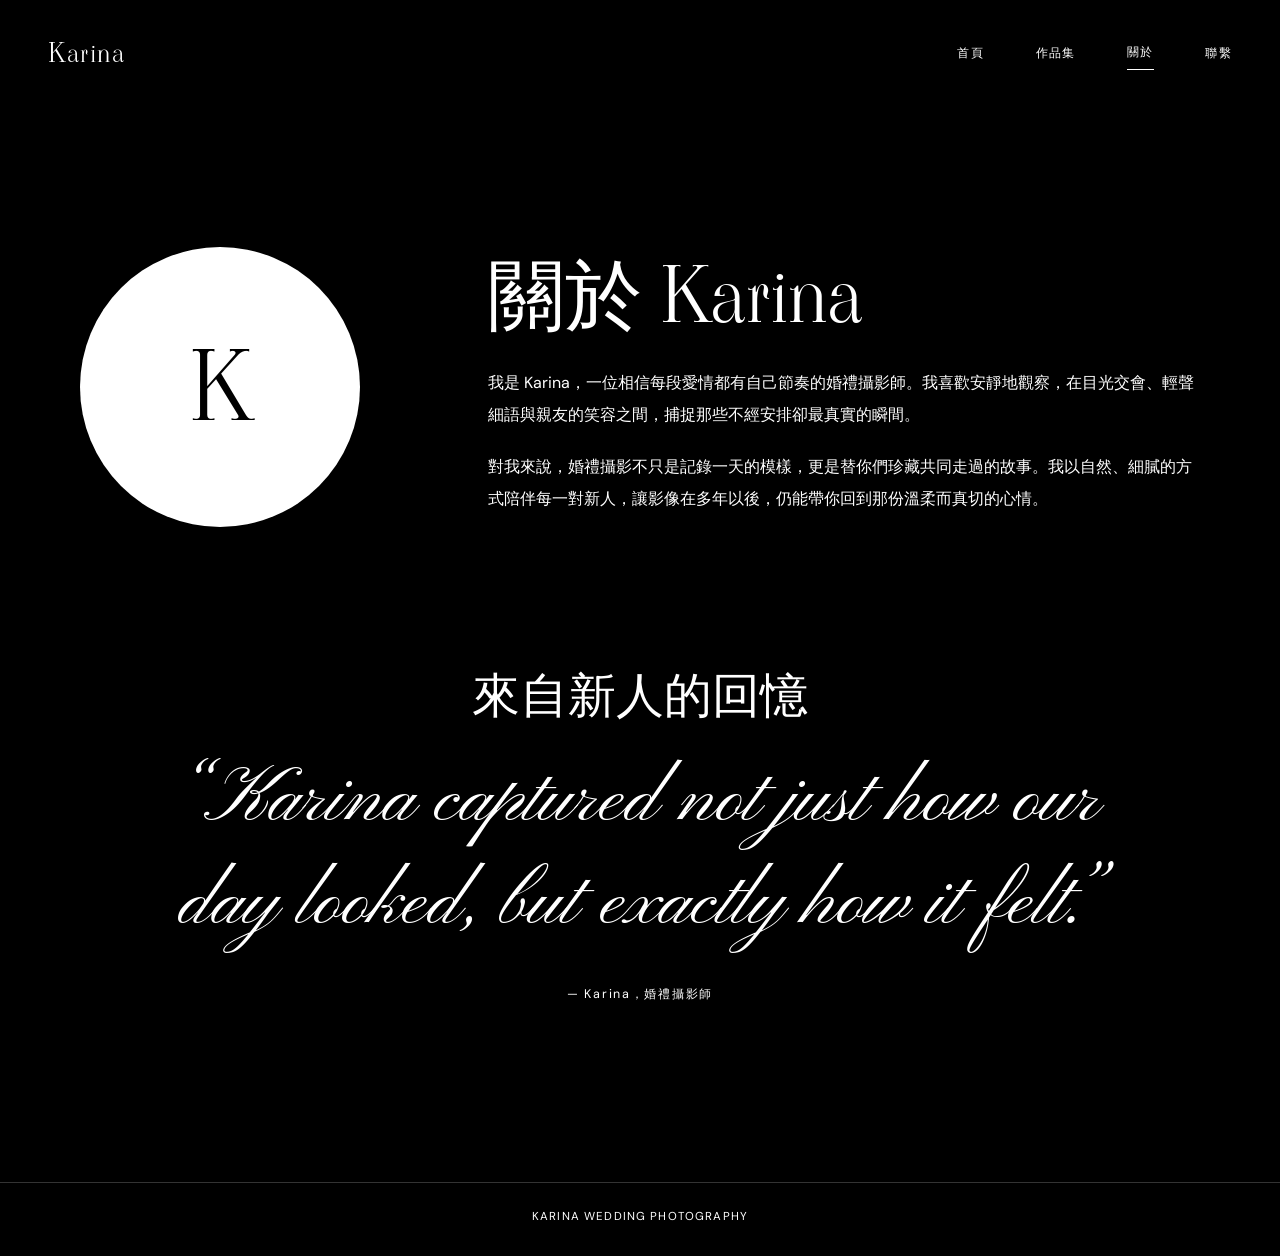
<file: about.html>
<!doctype html>
<html lang="zh-Hant">
  <head>
    <meta charset="utf-8">
    <meta name="viewport" content="width=device-width, initial-scale=1">
    <meta name="theme-color" content="#000000">
    <meta name="description" content="認識婚禮攝影師 Karina，以及她用影像珍藏愛情故事的初心。">
    <title>About — Karina</title>
    <link rel="icon" href="data:image/svg+xml,%3Csvg xmlns='http://www.w3.org/2000/svg' viewBox='0 0 64 64'%3E%3Crect width='64' height='64' fill='%23000'/%3E%3Ctext x='32' y='47' font-family='serif' font-size='48' text-anchor='middle' fill='%23fff'%3EK%3C/text%3E%3C/svg%3E">
    <link rel="preconnect" href="https://fonts.googleapis.com">
    <link rel="preconnect" href="https://fonts.gstatic.com" crossorigin>
    <link href="https://fonts.googleapis.com/css2?family=DM+Sans:wght@400;500&family=Pinyon+Script&family=Viaoda+Libre&display=swap" rel="stylesheet">
    <link rel="stylesheet" href="animations.css">
    <script src="animations.js" defer></script>
    <style>
      :root {
        color-scheme: dark;
        font-family: "DM Sans", sans-serif;
        background: #000;
        color: #fff;
        font-synthesis: none;
        text-rendering: optimizeLegibility;
        -webkit-font-smoothing: antialiased;
        -moz-osx-font-smoothing: grayscale;
      }

      * {
        box-sizing: border-box;
      }

      body {
        min-width: 320px;
        margin: 0;
        background: #000;
      }

      a {
        color: inherit;
        text-decoration: none;
      }

      .site-header {
        display: flex;
        width: min(100% - 96px, 1440px);
        align-items: center;
        justify-content: space-between;
        margin: 0 auto;
        padding: 34px 0;
      }

      .wordmark {
        font-family: "Viaoda Libre", serif;
        font-size: 1.65rem;
        letter-spacing: 0.06em;
      }

      .site-nav {
        display: flex;
        gap: clamp(22px, 4vw, 56px);
        align-items: center;
        font-size: 0.75rem;
        letter-spacing: 0.12em;
      }

      .site-nav a {
        padding: 8px 0;
        transition: opacity 180ms ease;
      }

      .site-nav a[aria-current="page"] {
        border-bottom: 1px solid currentColor;
      }

      .site-nav a:hover,
      .site-nav a:focus-visible {
        opacity: 0.65;
      }

      .about {
        display: grid;
        width: min(100% - 96px, 1120px);
        grid-template-columns: 280px minmax(0, 1fr);
        gap: clamp(56px, 10vw, 144px);
        align-items: center;
        margin: 0 auto;
        padding: clamp(72px, 11vw, 148px) 0;
      }

      .portrait {
        display: grid;
        width: 280px;
        aspect-ratio: 1;
        place-items: center;
        border-radius: 50%;
        background: #fff;
        color: #000;
        font-family: "Viaoda Libre", serif;
        font-size: 6rem;
        line-height: 1;
      }

      .bio h1 {
        margin: 0 0 32px;
        font-family: "Viaoda Libre", serif;
        font-size: clamp(3rem, 6vw, 5rem);
        font-weight: 400;
        line-height: 1;
      }

      .bio p {
        margin: 0;
        font-size: 1rem;
        line-height: 2;
      }

      .bio p + p {
        margin-top: 20px;
      }

      .testimonial {
        width: min(100% - 96px, 1120px);
        margin: 0 auto;
        padding: 0 0 clamp(96px, 14vw, 184px);
        text-align: center;
      }

      .testimonial blockquote {
        max-width: 950px;
        margin: 0 auto;
        font-family: "Pinyon Script", cursive;
        font-size: clamp(2.4rem, 6vw, 5rem);
        font-style: italic;
        line-height: 1.35;
      }

      .testimonial figcaption {
        margin-top: 28px;
        font-size: 0.78rem;
        letter-spacing: 0.14em;
      }

      .site-footer {
        padding: 26px 24px 32px;
        border-top: 1px solid rgb(255 255 255 / 20%);
        text-align: center;
        font-size: 0.72rem;
        letter-spacing: 0.1em;
      }

      @media (max-width: 767px) {
        .site-header {
          width: min(100% - 40px, 560px);
          padding: 24px 0;
        }

        .about {
          width: min(100% - 40px, 560px);
          grid-template-columns: 1fr;
          justify-items: center;
          gap: 44px;
          padding: 72px 0 80px;
        }

        .portrait {
          width: min(280px, 72vw);
        }

        .bio h1 {
          margin-bottom: 24px;
          text-align: center;
        }

        .testimonial {
          width: min(100% - 40px, 560px);
          padding-bottom: 96px;
        }
      }
    </style>
  </head>
  <body>
    <header class="site-header">
      <a class="wordmark" href="index.html" aria-label="Karina 首頁">Karina</a>
    <button class="menu-toggle" type="button" aria-label="開啟導覽選單" aria-expanded="false" aria-controls="site-nav">☰</button>
    <nav class="site-nav" id="site-nav" aria-label="主要導覽">
        <a href="index.html">首頁</a>
        <a href="gallery.html">作品集</a>
        <a href="about.html" aria-current="page">關於</a>
        <a href="contact.html">聯繫</a>
      </nav>
    </header>

    <main>
      <section class="about" aria-labelledby="about-title">
        <div class="portrait" role="img" aria-label="Karina 的圓形頭像佔位符">K</div>
        <div class="bio">
          <h1 id="about-title">關於 Karina</h1>
          <p>我是 Karina，一位相信每段愛情都有自己節奏的婚禮攝影師。我喜歡安靜地觀察，在目光交會、輕聲細語與親友的笑容之間，捕捉那些不經安排卻最真實的瞬間。</p>
          <p>對我來說，婚禮攝影不只是記錄一天的模樣，更是替你們珍藏共同走過的故事。我以自然、細膩的方式陪伴每一對新人，讓影像在多年以後，仍能帶你回到那份溫柔而真切的心情。</p>
        </div>
      </section>

      <figure class="testimonial">
        <h2>來自新人的回憶</h2>
        <blockquote>“Karina captured not just how our day looked, but exactly how it felt.”</blockquote>
        <figcaption>— Karina，婚禮攝影師</figcaption>
      </figure>
    </main>

    <footer class="site-footer">KARINA WEDDING PHOTOGRAPHY</footer>
  </body>
</html>
</file>
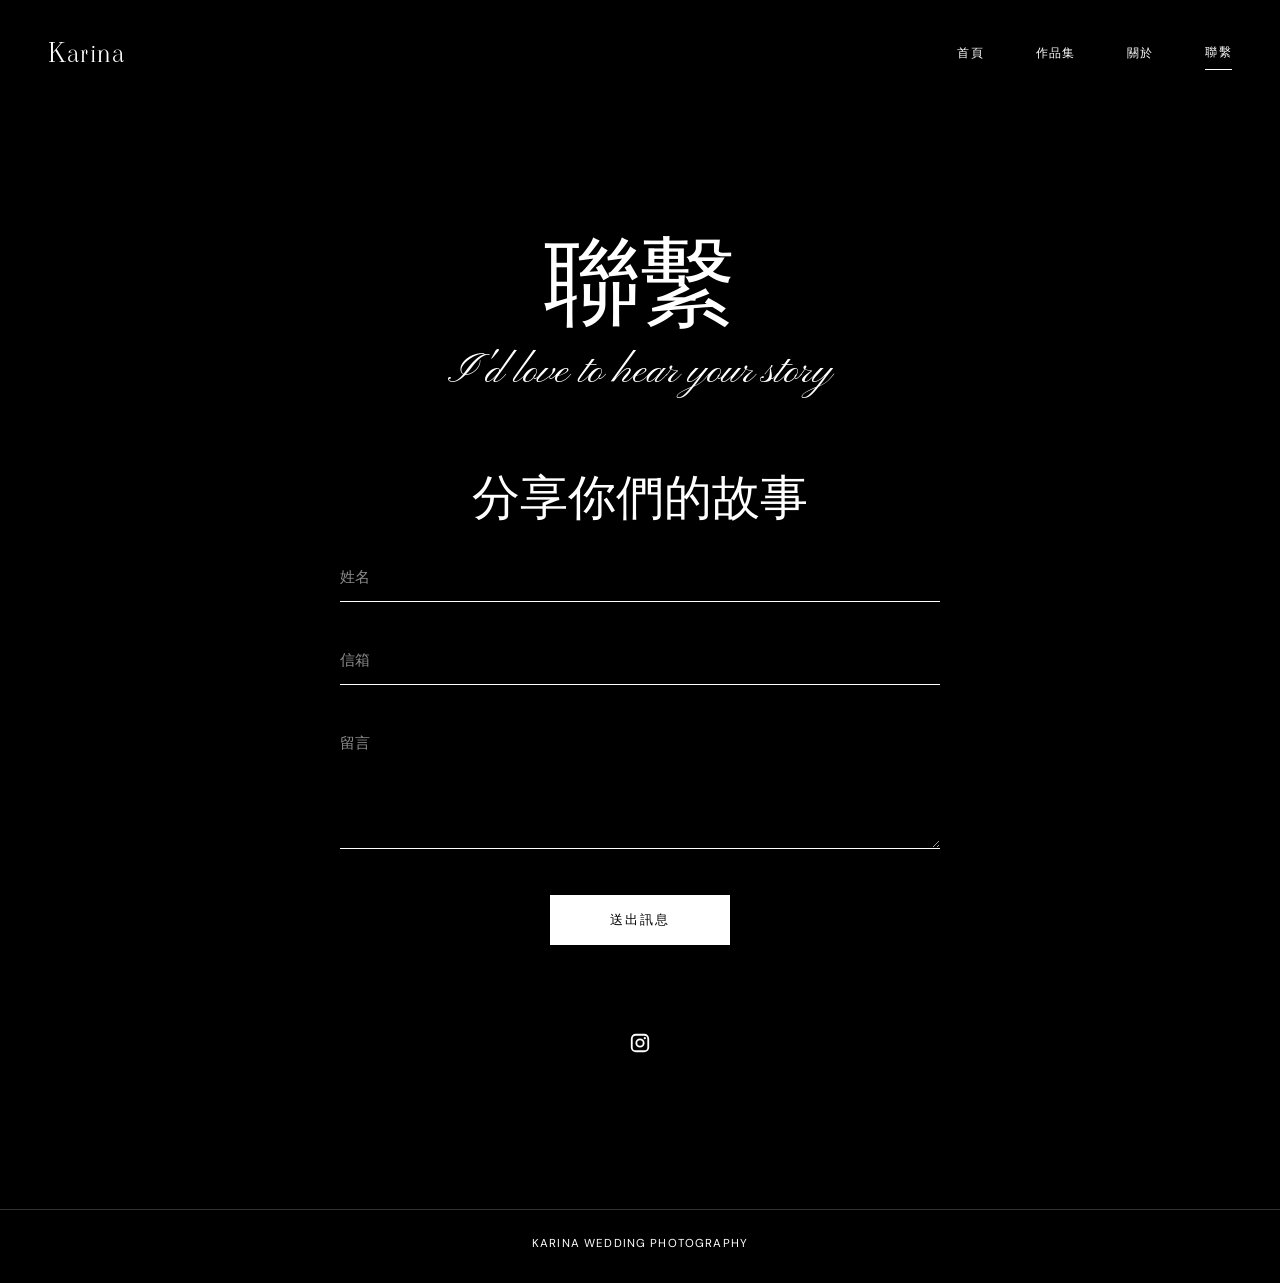
<file: contact.html>
<!doctype html>
<html lang="zh-Hant">
  <head>
    <meta charset="utf-8">
    <meta name="viewport" content="width=device-width, initial-scale=1">
    <meta name="theme-color" content="#000000">
    <meta name="description" content="聯絡婚禮攝影師 Karina，分享你們的故事與婚禮計畫。">
    <title>Contact — Karina</title>
    <link rel="icon" href="data:image/svg+xml,%3Csvg xmlns='http://www.w3.org/2000/svg' viewBox='0 0 64 64'%3E%3Crect width='64' height='64' fill='%23000'/%3E%3Ctext x='32' y='47' font-family='serif' font-size='48' text-anchor='middle' fill='%23fff'%3EK%3C/text%3E%3C/svg%3E">
    <link rel="preconnect" href="https://fonts.googleapis.com">
    <link rel="preconnect" href="https://fonts.gstatic.com" crossorigin>
    <link href="https://fonts.googleapis.com/css2?family=DM+Sans:wght@400;500&family=Pinyon+Script&family=Viaoda+Libre&display=swap" rel="stylesheet">
    <link rel="stylesheet" href="animations.css">
    <script src="animations.js" defer></script>
    <style>
      :root {
        color-scheme: dark;
        font-family: "DM Sans", sans-serif;
        background: #000;
        color: #fff;
        font-synthesis: none;
        text-rendering: optimizeLegibility;
        -webkit-font-smoothing: antialiased;
        -moz-osx-font-smoothing: grayscale;
      }

      * {
        box-sizing: border-box;
      }

      body {
        min-width: 320px;
        min-height: 100vh;
        margin: 0;
        background: #000;
      }

      a {
        color: inherit;
        text-decoration: none;
      }

      .site-header {
        display: flex;
        width: min(100% - 96px, 1440px);
        align-items: center;
        justify-content: space-between;
        margin: 0 auto;
        padding: 34px 0;
      }

      .wordmark {
        font-family: "Viaoda Libre", serif;
        font-size: 1.65rem;
        letter-spacing: 0.06em;
      }

      .site-nav {
        display: flex;
        gap: clamp(22px, 4vw, 56px);
        align-items: center;
        font-size: 0.75rem;
        letter-spacing: 0.12em;
      }

      .site-nav a {
        padding: 8px 0;
        transition: opacity 180ms ease;
      }

      .site-nav a[aria-current="page"] {
        border-bottom: 1px solid currentColor;
      }

      .site-nav a:hover,
      .site-nav a:focus-visible {
        opacity: 0.65;
      }

      .contact {
        width: min(100% - 48px, 600px);
        margin: 0 auto;
        padding: clamp(64px, 10vw, 128px) 0 clamp(80px, 12vw, 152px);
      }

      .contact-heading {
        margin-bottom: clamp(42px, 7vw, 72px);
        text-align: center;
      }

      .contact-heading h1 {
        margin: 0;
        font-family: "Viaoda Libre", serif;
        font-size: clamp(3.5rem, 9vw, 6rem);
        font-weight: 400;
        line-height: 1;
      }

      .contact-heading p {
        margin: 16px 0 0;
        font-family: "Pinyon Script", cursive;
        font-size: clamp(1.8rem, 4vw, 2.6rem);
        font-style: italic;
      }

      .contact-form {
        display: grid;
        gap: 34px;
      }

      .contact-form input,
      .contact-form textarea {
        width: 100%;
        padding: 14px 0;
        border: 0;
        border-bottom: 1px solid #fff;
        border-radius: 0;
        outline: none;
        background: transparent;
        color: #fff;
        font: inherit;
        font-size: 0.95rem;
        transition: border-color 180ms ease;
      }

      .contact-form input::placeholder,
      .contact-form textarea::placeholder {
        color: rgb(255 255 255 / 55%);
        opacity: 1;
      }

      .contact-form input:focus,
      .contact-form textarea:focus {
        border-bottom-width: 2px;
        color: #fff;
      }

      .contact-form textarea {
        min-height: 130px;
        resize: vertical;
      }

      .submit-button {
        justify-self: center;
        min-width: 180px;
        margin-top: 12px;
        padding: 15px 28px;
        border: 1px solid #fff;
        background: #fff;
        color: #000;
        font: inherit;
        font-size: 0.8rem;
        letter-spacing: 0.14em;
        cursor: pointer;
        transition: background-color 200ms ease, color 200ms ease;
      }

      .submit-button:hover,
      .submit-button:focus-visible {
        background: #000;
        color: #fff;
      }

      .form-message {
        min-height: 1.5em;
        margin: -14px 0 0;
        text-align: center;
        font-size: 0.9rem;
        line-height: 1.6;
      }

      .instagram-link {
        display: grid;
        width: 28px;
        height: 28px;
        margin: 42px auto 0;
        place-items: center;
        color: #fff;
        transition: opacity 180ms ease;
      }

      .instagram-link:hover,
      .instagram-link:focus-visible {
        opacity: 0.65;
      }

      .instagram-link svg {
        display: block;
        width: 22px;
        height: 22px;
        fill: currentColor;
      }

      .site-footer {
        padding: 26px 24px 32px;
        border-top: 1px solid rgb(255 255 255 / 20%);
        text-align: center;
        font-size: 0.72rem;
        letter-spacing: 0.1em;
      }

      @media (max-width: 767px) {
        .site-header {
          width: min(100% - 40px, 560px);
          padding: 24px 0;
        }

        .contact {
          width: min(100% - 40px, 560px);
        }
      }
    </style>
  </head>
  <body>
    <header class="site-header">
      <a class="wordmark" href="index.html" aria-label="Karina 首頁">Karina</a>
    <button class="menu-toggle" type="button" aria-label="開啟導覽選單" aria-expanded="false" aria-controls="site-nav">☰</button>
    <nav class="site-nav" id="site-nav" aria-label="主要導覽">
        <a href="index.html">首頁</a>
        <a href="gallery.html">作品集</a>
        <a href="about.html">關於</a>
        <a href="contact.html" aria-current="page">聯繫</a>
      </nav>
    </header>

    <main>
      <section class="contact" aria-labelledby="contact-title">
        <div class="contact-heading">
          <h1 id="contact-title">聯繫</h1>
          <p>I'd love to hear your story</p>
        </div>

        <h2>分享你們的故事</h2>
        <form class="contact-form" id="contact-form">
          <input type="text" name="name" autocomplete="name" placeholder="姓名" aria-label="姓名" required>
          <input type="email" name="email" autocomplete="email" placeholder="信箱" aria-label="信箱" required>
          <textarea name="message" placeholder="留言" aria-label="留言" required></textarea>
          <button class="submit-button" type="submit">送出訊息</button>
          <p class="form-message" id="form-message" role="status" aria-live="polite"></p>
        </form>

        <a class="instagram-link" href="https://www.instagram.com/" aria-label="Instagram" target="_blank" rel="noopener noreferrer">
          <svg viewBox="0 0 24 24" aria-hidden="true">
            <path d="M7.5 2h9A5.5 5.5 0 0 1 22 7.5v9a5.5 5.5 0 0 1-5.5 5.5h-9A5.5 5.5 0 0 1 2 16.5v-9A5.5 5.5 0 0 1 7.5 2Zm0 2A3.5 3.5 0 0 0 4 7.5v9A3.5 3.5 0 0 0 7.5 20h9a3.5 3.5 0 0 0 3.5-3.5v-9A3.5 3.5 0 0 0 16.5 4h-9Zm4.5 3a5 5 0 1 1 0 10 5 5 0 0 1 0-10Zm0 2a3 3 0 1 0 0 6 3 3 0 0 0 0-6Zm5.25-3.5a1.25 1.25 0 1 1 0 2.5 1.25 1.25 0 0 1 0-2.5Z"/>
          </svg>
        </a>
      </section>
    </main>

    <footer class="site-footer">KARINA WEDDING PHOTOGRAPHY</footer>

    <script>
      const contactForm = document.querySelector("#contact-form");
      const formMessage = document.querySelector("#form-message");

      contactForm.addEventListener("submit", (event) => {
        event.preventDefault();
        formMessage.textContent = "謝謝。我會盡快與您聯繫。";
        contactForm.reset();
      });
    </script>
  </body>
</html>
</file>
<file: animations.css>
img {
  max-width: 100%;
  height: auto;
}

body.is-locked {
  overflow: hidden;
}

.menu-toggle {
  display: none;
}

@media (max-width: 767px) {
  .site-header {
    position: relative;
    z-index: 30;
    flex-direction: row;
    gap: 0;
  }

  .menu-toggle {
    position: relative;
    z-index: 21;
    display: grid;
    width: 44px;
    height: 44px;
    padding: 0;
    place-items: center;
    border: 0;
    background: transparent;
    color: inherit;
    font: inherit;
    font-size: 1.8rem;
    line-height: 1;
    cursor: pointer;
  }

  .menu-toggle:focus-visible {
    outline: 1px solid currentColor;
    outline-offset: 3px;
  }

  .site-header .site-nav {
    position: fixed;
    z-index: 20;
    inset: 0;
    display: flex;
    width: 100%;
    height: 100vh;
    height: 100dvh;
    flex-direction: column;
    justify-content: center;
    gap: clamp(28px, 7vh, 56px);
    align-items: center;
    background: #000;
    font-size: clamp(1rem, 4vw, 1.25rem);
    transform: translateX(100%);
    visibility: hidden;
    transition: transform 420ms cubic-bezier(0.2, 0.7, 0.2, 1), visibility 0s linear 420ms;
  }

  .site-header .menu-toggle[aria-expanded="true"] + .site-nav {
    transform: translateX(0);
    visibility: visible;
    transition-delay: 0s;
  }

  .site-header .site-nav a {
    padding: 8px 12px;
  }
}

main h1 {
  animation: title-enter 900ms cubic-bezier(0.2, 0.7, 0.2, 1) both;
}

main h2 {
  margin: 0 0 28px;
  font-family: "Viaoda Libre", serif;
  font-size: clamp(1.8rem, 4vw, 3rem);
  font-weight: 400;
  line-height: 1.15;
  text-align: center;
}

.gallery > h2 {
  column-span: all;
}

.scroll-reveal {
  opacity: 0;
  transform: translateY(12px);
  transition: opacity 700ms ease, transform 700ms cubic-bezier(0.2, 0.7, 0.2, 1);
}

.scroll-reveal.is-visible {
  opacity: 1;
  transform: translateY(0);
}

.back-to-top {
  position: fixed;
  z-index: 10;
  right: 24px;
  bottom: 24px;
  display: grid;
  width: 48px;
  height: 48px;
  padding: 0;
  place-items: center;
  border: 0;
  border-radius: 50%;
  background: #fff;
  color: #000;
  box-shadow: 0 4px 18px rgb(0 0 0 / 25%);
  cursor: pointer;
  opacity: 0;
  transform: translateY(8px);
  visibility: hidden;
  pointer-events: none;
  transition: opacity 220ms ease, transform 220ms ease, visibility 220ms;
}

.back-to-top.is-visible {
  opacity: 1;
  transform: translateY(0);
  visibility: visible;
  pointer-events: auto;
}

.back-to-top:hover {
  transform: translateY(-3px);
  box-shadow: 0 7px 22px rgb(0 0 0 / 35%);
}

.back-to-top:focus-visible {
  outline: 2px solid #fff;
  outline-offset: 4px;
}

.back-to-top svg {
  display: block;
  width: 20px;
  height: 20px;
  fill: none;
  stroke: currentColor;
  stroke-linecap: round;
  stroke-linejoin: round;
  stroke-width: 1.8;
}

@keyframes title-enter {
  from {
    opacity: 0;
    transform: translateY(14px);
  }

  to {
    opacity: 1;
    transform: translateY(0);
  }
}

@media (prefers-reduced-motion: reduce) {
  main h1 {
    animation: none;
  }

  .scroll-reveal {
    opacity: 1;
    transform: none;
    transition: none;
  }

  .back-to-top {
    transition: none;
  }

  .site-header .site-nav,
  .site-header .menu-toggle[aria-expanded="true"] + .site-nav {
    transition-duration: 0.01ms;
    transition-delay: 0s;
  }
}
</file>
